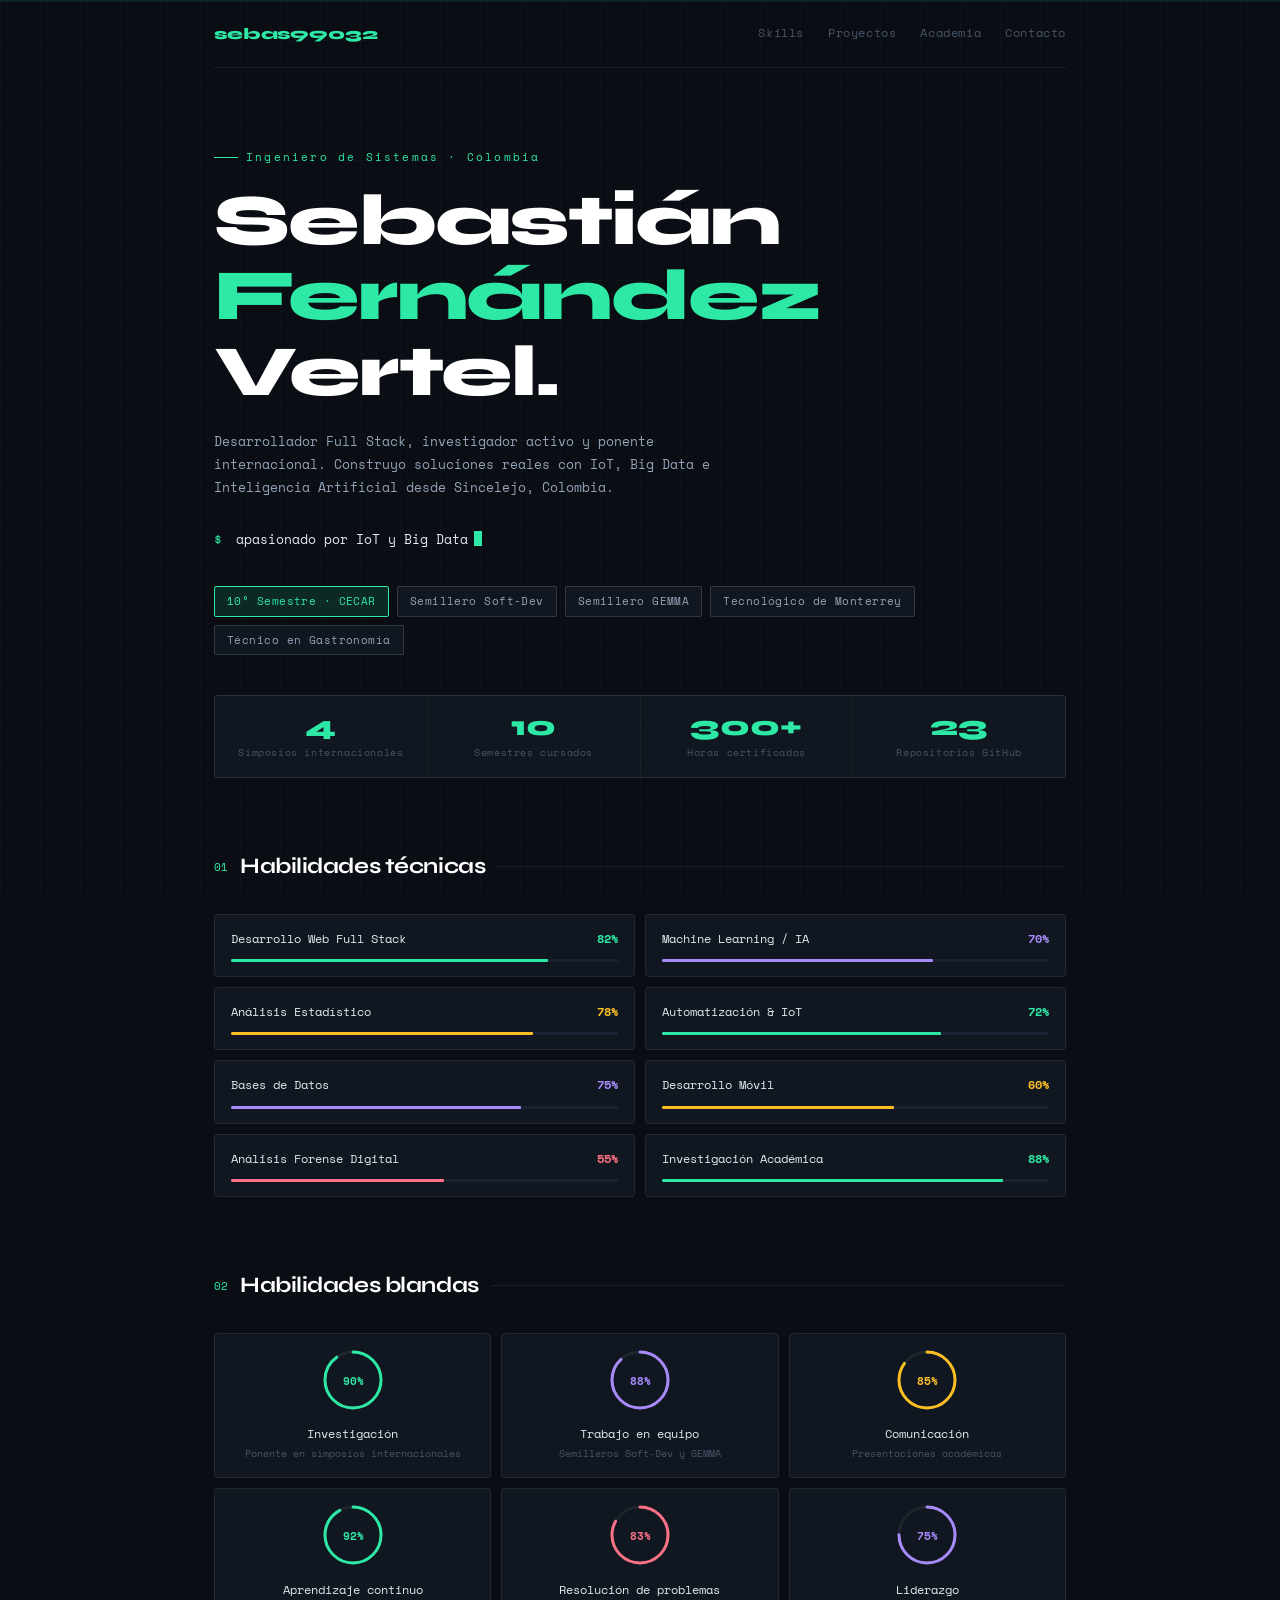
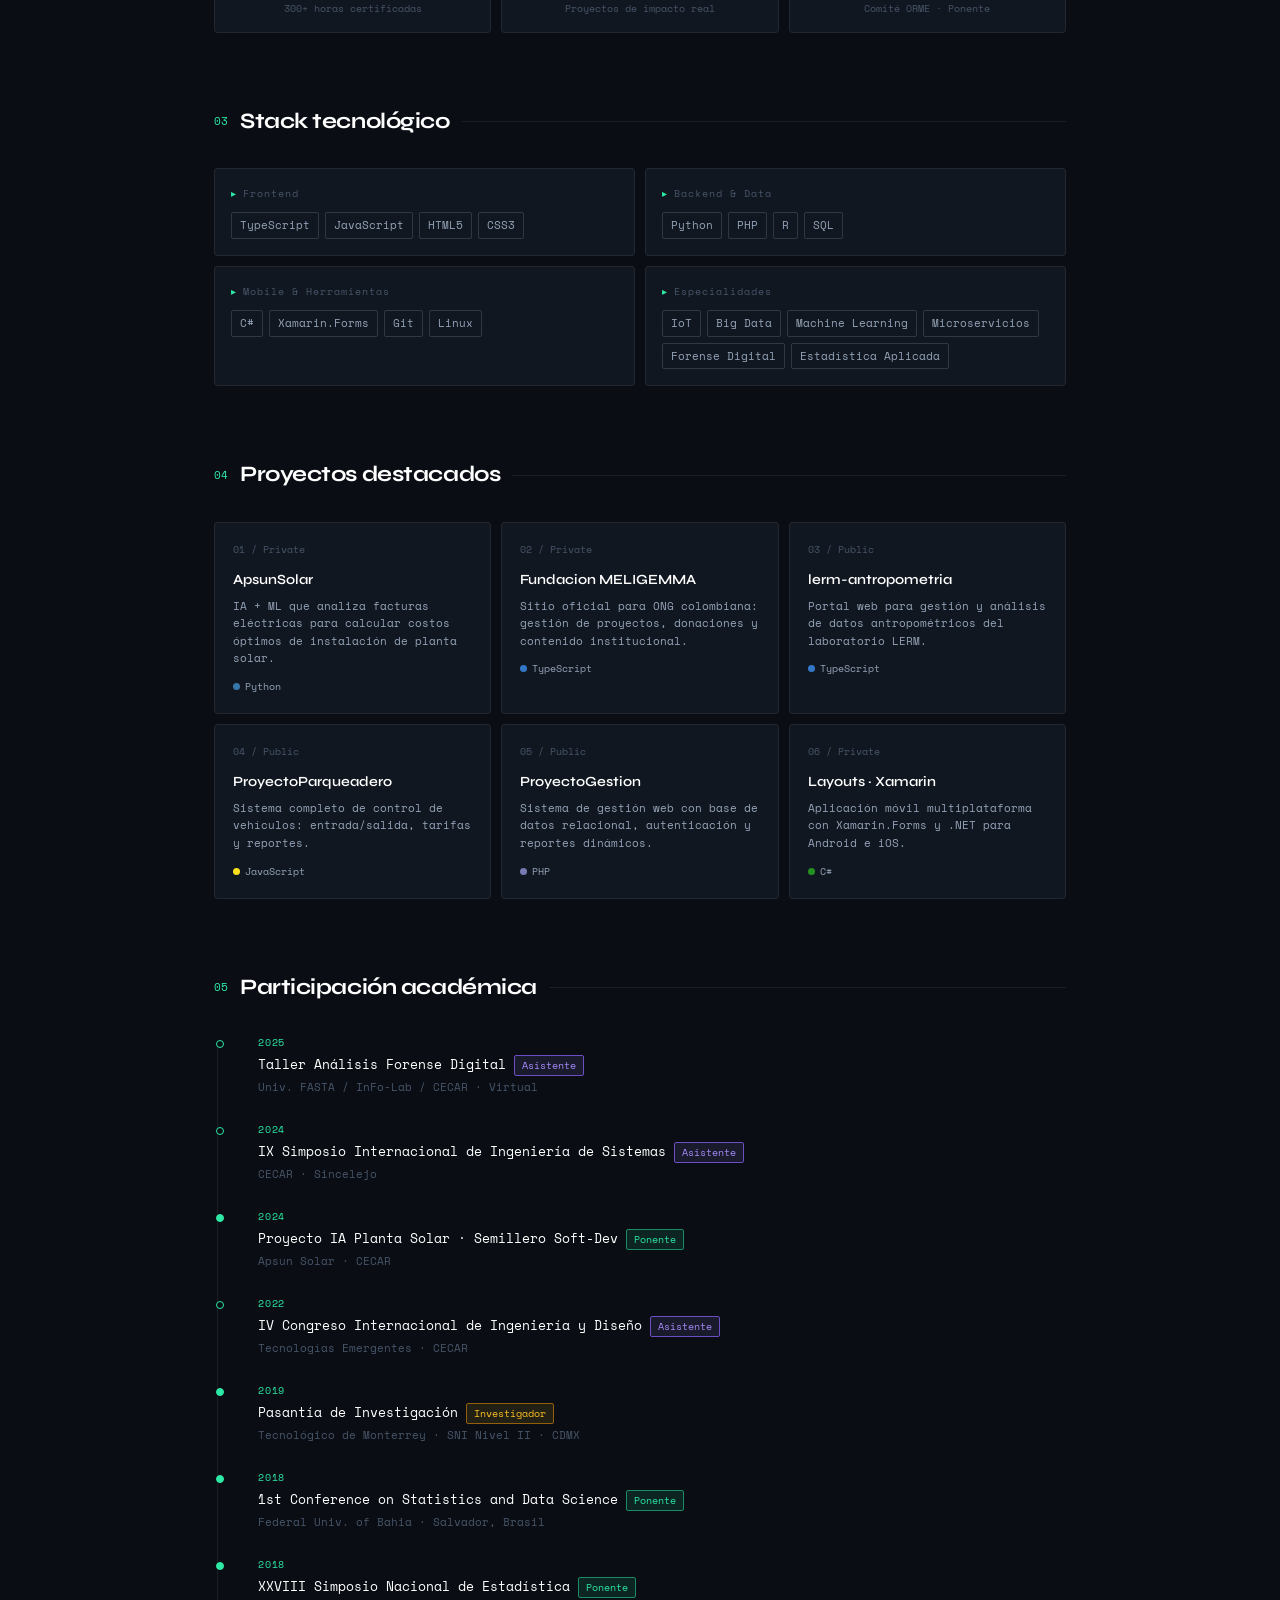
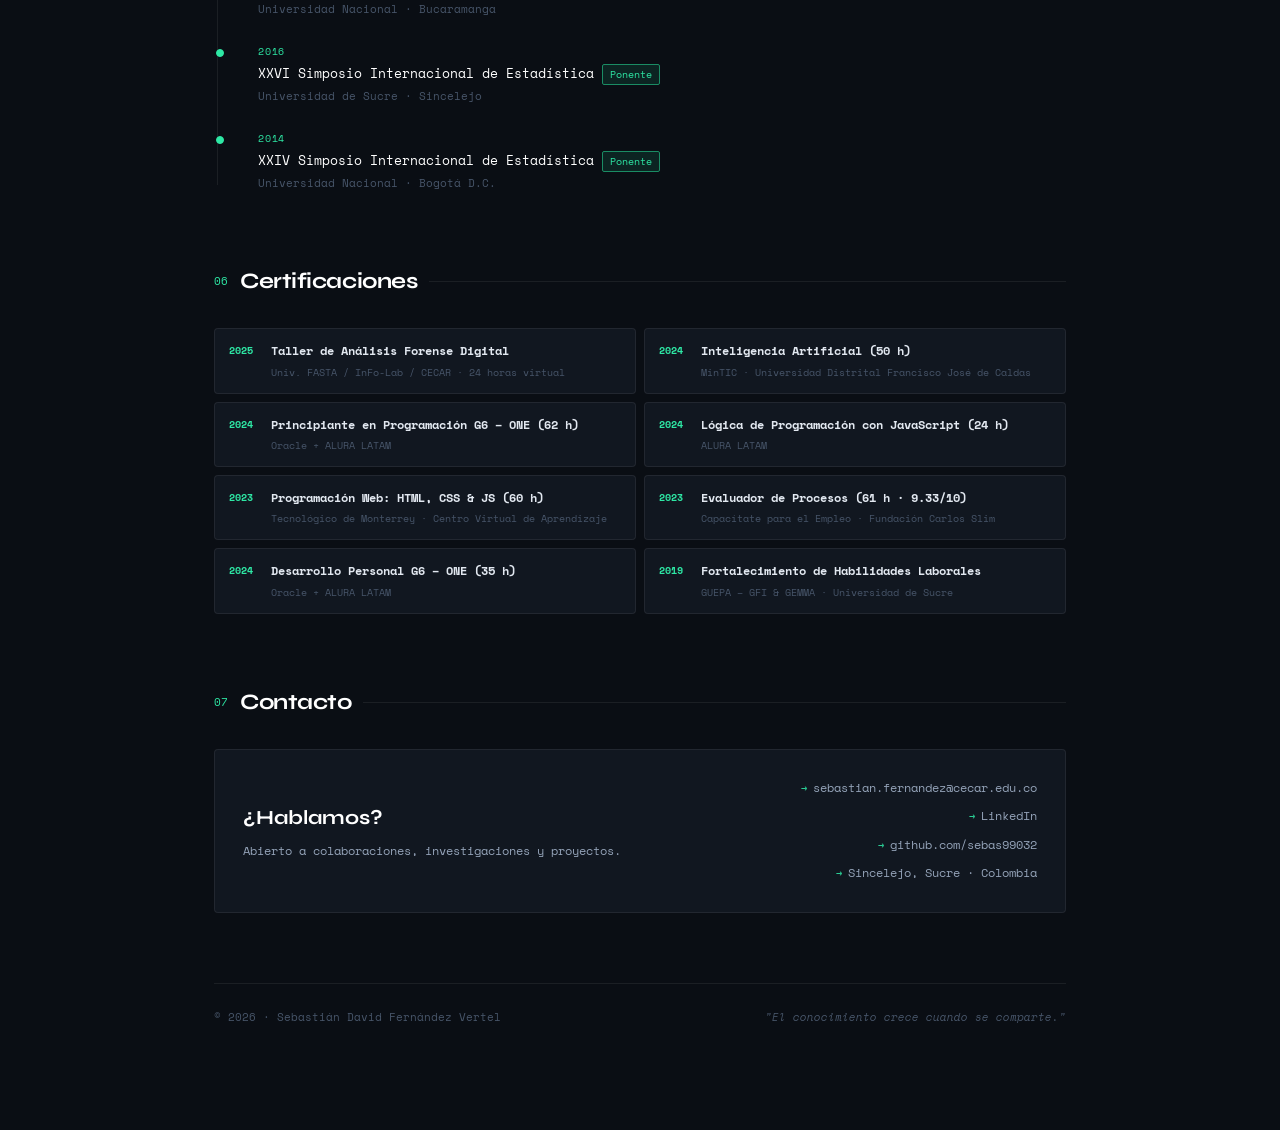
<file: index.html>
<!DOCTYPE html>
<html lang="es">
<head>
<meta charset="UTF-8">
<meta name="viewport" content="width=device-width, initial-scale=1.0">
<title>Sebastián Fernández · Ingeniero de Sistemas</title>
<link rel="preconnect" href="https://fonts.googleapis.com">
<link rel="preconnect" href="https://fonts.gstatic.com" crossorigin>
<link href="https://fonts.googleapis.com/css2?family=Space+Mono:ital,wght@0,400;0,700;1,400&family=Syne:wght@400;600;700;800&display=swap" rel="stylesheet">
<style>
/* ── RESET & BASE ─────────────────────────────────────────── */
*,*::before,*::after{box-sizing:border-box;margin:0;padding:0}
:root{
  --bg:        #0a0e14;
  --bg2:       #111720;
  --bg3:       #1a2130;
  --border:    rgba(255,255,255,.07);
  --border2:   rgba(255,255,255,.14);
  --teal:      #2ee8a5;
  --teal-dim:  #1a8c64;
  --teal-glow: rgba(46,232,165,.12);
  --purple:    #a78bfa;
  --purple-dim:#6d4ec4;
  --amber:     #fbbf24;
  --coral:     #fb7185;
  --text:      #e2e8f0;
  --text2:     #94a3b8;
  --text3:     #475569;
  --font-display: 'Syne', sans-serif;
  --font-mono:    'Space Mono', monospace;
}
html{scroll-behavior:smooth}
body{
  background:var(--bg);
  color:var(--text);
  font-family:var(--font-mono);
  font-size:14px;
  line-height:1.7;
  overflow-x:hidden;
}

/* ── GRID NOISE TEXTURE ───────────────────────────────────── */
body::before{
  content:'';
  position:fixed;inset:0;
  background-image:
    linear-gradient(rgba(46,232,165,.03) 1px, transparent 1px),
    linear-gradient(90deg, rgba(46,232,165,.03) 1px, transparent 1px);
  background-size:40px 40px;
  pointer-events:none;
  z-index:0;
}

/* ── LAYOUT ───────────────────────────────────────────────── */
.page{position:relative;z-index:1;max-width:900px;margin:0 auto;padding:0 24px 80px}

/* ── ANIMATIONS ───────────────────────────────────────────── */
@keyframes fadeUp{from{opacity:0;transform:translateY(24px)}to{opacity:1;transform:translateY(0)}}
@keyframes blink{50%{opacity:0}}
@keyframes scanline{0%{transform:translateY(-100%)}100%{transform:translateY(100vh)}}
@keyframes pulse{0%,100%{opacity:.6}50%{opacity:1}}
@keyframes barFill{from{width:0}to{width:var(--w)}}
@keyframes circleAnim{from{stroke-dashoffset:var(--circ)}to{stroke-dashoffset:var(--offset)}}
@keyframes float{0%,100%{transform:translateY(0)}50%{transform:translateY(-6px)}}
@keyframes glitch{
  0%,100%{clip-path:inset(0 0 100% 0)}
  5%{clip-path:inset(20% 0 60% 0);transform:translate(-2px)}
  10%{clip-path:inset(60% 0 20% 0);transform:translate(2px)}
  15%{clip-path:inset(0 0 100% 0)}
}

.reveal{opacity:0;transform:translateY(28px);transition:opacity .7s ease,transform .7s ease}
.reveal.visible{opacity:1;transform:translateY(0)}

/* ── SCANLINE ─────────────────────────────────────────────── */
.scanline{
  position:fixed;top:0;left:0;right:0;height:2px;
  background:linear-gradient(transparent,rgba(46,232,165,.15),transparent);
  animation:scanline 6s linear infinite;
  pointer-events:none;z-index:100;
}

/* ── NAV ──────────────────────────────────────────────────── */
nav{
  display:flex;justify-content:space-between;align-items:center;
  padding:20px 0;
  border-bottom:1px solid var(--border);
  margin-bottom:60px;
}
.nav-logo{font-family:var(--font-display);font-weight:800;font-size:16px;color:var(--teal);letter-spacing:-.01em}
.nav-links{display:flex;gap:24px}
.nav-links a{
  color:var(--text3);text-decoration:none;font-size:12px;
  transition:color .2s;letter-spacing:.05em;
}
.nav-links a:hover{color:var(--teal)}

/* ── HERO ─────────────────────────────────────────────────── */
.hero{padding:20px 0 70px;animation:fadeUp .8s ease both}
.hero-label{
  font-size:11px;letter-spacing:.2em;color:var(--teal);
  margin-bottom:16px;display:flex;align-items:center;gap:8px;
}
.hero-label::before{
  content:'';display:inline-block;
  width:24px;height:1px;background:var(--teal);
}
.hero h1{
  font-family:var(--font-display);
  font-size:clamp(36px,6vw,72px);
  font-weight:800;
  line-height:1.05;
  letter-spacing:-.03em;
  color:#fff;
  margin-bottom:8px;
}
.hero h1 .hl{color:var(--teal)}
.hero-sub{
  font-size:13px;color:var(--text2);
  margin:20px 0 28px;max-width:540px;line-height:1.8;
}
.typing-wrap{
  display:flex;align-items:center;gap:6px;
  font-size:13px;color:var(--text2);
  margin-bottom:36px;
}
.typing-wrap .prompt{color:var(--teal)}
.typing-wrap #typed{color:var(--text)}
.cursor{
  display:inline-block;width:8px;height:15px;
  background:var(--teal);
  animation:blink .7s step-end infinite;vertical-align:middle;
}

.hero-badges{display:flex;flex-wrap:wrap;gap:8px;margin-bottom:40px}
.badge{
  font-size:11px;padding:5px 12px;border-radius:2px;
  border:1px solid var(--border2);
  color:var(--text2);letter-spacing:.04em;
  background:var(--bg2);
}
.badge.active{border-color:var(--teal);color:var(--teal);background:var(--teal-glow)}

.hero-stats{display:grid;grid-template-columns:repeat(4,1fr);gap:1px;background:var(--border);border:1px solid var(--border);border-radius:4px;overflow:hidden}
.h-stat{background:var(--bg2);padding:16px;text-align:center}
.h-stat .n{font-family:var(--font-display);font-size:28px;font-weight:800;color:var(--teal);line-height:1}
.h-stat .l{font-size:10px;color:var(--text3);margin-top:4px;letter-spacing:.06em}

/* ── SECTION ──────────────────────────────────────────────── */
.section{margin-bottom:70px}
.section-head{
  display:flex;align-items:center;gap:12px;
  margin-bottom:28px;
}
.section-num{font-size:11px;color:var(--teal);font-family:var(--font-mono)}
.section-head h2{
  font-family:var(--font-display);font-size:22px;font-weight:700;
  color:#fff;letter-spacing:-.02em;
}
.section-line{flex:1;height:1px;background:var(--border)}

/* ── SKILLS ───────────────────────────────────────────────── */
.skills-grid{display:grid;grid-template-columns:1fr 1fr;gap:10px}
.skill-item{background:var(--bg2);border:1px solid var(--border);border-radius:4px;padding:14px 16px}
.skill-item:hover{border-color:var(--border2)}
.skill-top{display:flex;justify-content:space-between;margin-bottom:10px}
.skill-name{font-size:12px;color:var(--text)}
.skill-pct{font-size:12px;font-weight:700;color:var(--teal)}
.skill-track{height:3px;background:var(--bg3);border-radius:1px;overflow:hidden}
.skill-bar{
  height:100%;border-radius:1px;
  width:0;
  transition:width 1.6s cubic-bezier(.4,0,.2,1);
}

/* ── SOFT SKILLS ──────────────────────────────────────────── */
.soft-grid{display:grid;grid-template-columns:repeat(3,1fr);gap:10px}
.soft-card{
  background:var(--bg2);border:1px solid var(--border);
  border-radius:4px;padding:16px;text-align:center;
}
.soft-card:hover{border-color:var(--border2)}
.soft-card svg{overflow:visible;margin-bottom:8px}
.soft-card .sname{font-size:12px;color:var(--text);margin-bottom:2px}
.soft-card .sdesc{font-size:10px;color:var(--text3);line-height:1.4}

/* ── TECH STACK ───────────────────────────────────────────── */
.tech-cats{display:grid;grid-template-columns:repeat(2,1fr);gap:10px}
.tech-cat{background:var(--bg2);border:1px solid var(--border);border-radius:4px;padding:16px}
.tech-cat-label{
  font-size:10px;letter-spacing:.1em;color:var(--text3);
  margin-bottom:10px;display:flex;align-items:center;gap:6px;
}
.tech-cat-label::before{content:'▸';color:var(--teal)}
.tech-tags{display:flex;flex-wrap:wrap;gap:6px}
.tech-tag{
  font-size:11px;padding:3px 8px;
  border:1px solid var(--border2);border-radius:2px;color:var(--text2);
}

/* ── PROJECTS ─────────────────────────────────────────────── */
.projects-list{display:grid;grid-template-columns:repeat(3,1fr);gap:10px}
.proj-card{
  background:var(--bg2);border:1px solid var(--border);
  border-radius:4px;padding:18px;
  position:relative;overflow:hidden;
  transition:border-color .2s,transform .2s;
}
.proj-card::before{
  content:'';position:absolute;top:0;left:0;right:0;height:2px;
  background:var(--accent,var(--teal));
  transform:scaleX(0);transform-origin:left;
  transition:transform .3s ease;
}
.proj-card:hover::before{transform:scaleX(1)}
.proj-card:hover{border-color:var(--border2);transform:translateY(-2px)}
.proj-num{font-size:10px;color:var(--text3);margin-bottom:10px}
.proj-card h3{font-family:var(--font-display);font-size:14px;font-weight:600;color:#fff;margin-bottom:6px}
.proj-card p{font-size:11px;color:var(--text2);line-height:1.6;margin-bottom:10px}
.proj-lang{font-size:10px;display:flex;align-items:center;gap:5px}
.lang-dot{width:7px;height:7px;border-radius:50%}

/* ── TIMELINE ─────────────────────────────────────────────── */
.tl{position:relative;padding-left:20px}
.tl::before{
  content:'';position:absolute;left:3px;top:8px;bottom:8px;
  width:1px;background:var(--border);
}
.tl-item{
  position:relative;padding:0 0 24px 24px;
}
.tl-item:last-child{padding-bottom:0}
.tl-dot{
  position:absolute;left:-18px;top:6px;
  width:8px;height:8px;border-radius:50%;
  border:1px solid var(--teal);background:var(--bg);
}
.tl-dot.active{background:var(--teal)}
.tl-year{font-size:10px;color:var(--teal);letter-spacing:.08em;margin-bottom:2px}
.tl-title{font-size:13px;color:#fff;margin-bottom:2px}
.tl-sub{font-size:11px;color:var(--text3)}
.tl-role{
  display:inline-block;font-size:10px;
  padding:1px 7px;border-radius:2px;
  margin-left:8px;vertical-align:middle;
}
.role-p{background:rgba(46,232,165,.1);color:var(--teal);border:1px solid var(--teal-dim)}
.role-a{background:rgba(167,139,250,.1);color:var(--purple);border:1px solid var(--purple-dim)}
.role-i{background:rgba(251,191,36,.1);color:var(--amber);border:1px solid #92600a}

/* ── CERTS ────────────────────────────────────────────────── */
.certs-list{display:grid;grid-template-columns:1fr 1fr;gap:8px}
.cert-item{
  background:var(--bg2);border:1px solid var(--border);
  border-radius:4px;padding:12px 14px;
  display:flex;align-items:flex-start;gap:10px;
}
.cert-year{
  font-size:10px;color:var(--teal);font-weight:700;
  min-width:32px;padding-top:1px;
}
.cert-info h4{font-size:12px;color:var(--text);margin-bottom:2px}
.cert-info p{font-size:10px;color:var(--text3)}

/* ── CONTACT ──────────────────────────────────────────────── */
.contact-box{
  background:var(--bg2);border:1px solid var(--border);
  border-radius:4px;padding:28px;
  display:flex;justify-content:space-between;align-items:center;
  flex-wrap:wrap;gap:20px;
}
.contact-left h3{
  font-family:var(--font-display);font-size:20px;font-weight:700;
  color:#fff;margin-bottom:6px;
}
.contact-left p{font-size:12px;color:var(--text2)}
.contact-links{display:flex;flex-direction:column;gap:8px;align-items:flex-end}
.contact-link{
  font-size:12px;color:var(--text2);text-decoration:none;
  display:flex;align-items:center;gap:6px;
  transition:color .2s;
}
.contact-link:hover{color:var(--teal)}
.contact-link::before{content:'→';font-size:10px;color:var(--teal)}

/* ── FOOTER ───────────────────────────────────────────────── */
footer{
  border-top:1px solid var(--border);
  padding:24px 0;
  display:flex;justify-content:space-between;align-items:center;
  font-size:11px;color:var(--text3);
}
.footer-quote{font-style:italic}

/* ── SCROLLBAR ────────────────────────────────────────────── */
::-webkit-scrollbar{width:4px}
::-webkit-scrollbar-track{background:var(--bg)}
::-webkit-scrollbar-thumb{background:var(--teal-dim);border-radius:2px}

/* ── RESPONSIVE ───────────────────────────────────────────── */
@media(max-width:640px){
  .skills-grid,.tech-cats,.soft-grid,.projects-list,.certs-list{grid-template-columns:1fr}
  .hero-stats{grid-template-columns:repeat(2,1fr)}
  .contact-box{flex-direction:column}
  .contact-links{align-items:flex-start}
  nav{flex-direction:column;gap:12px;text-align:center}
}
</style>
</head>
<body>

<div class="scanline"></div>

<div class="page">

  <!-- NAV -->
  <nav class="reveal">
    <div class="nav-logo">sebas99032</div>
    <div class="nav-links">
      <a href="#skills">Skills</a>
      <a href="#proyectos">Proyectos</a>
      <a href="#academia">Academia</a>
      <a href="#contacto">Contacto</a>
    </div>
  </nav>

  <!-- HERO -->
  <section class="hero">
    <div class="hero-label">Ingeniero de Sistemas · Colombia</div>
    <h1>Sebastián<br><span class="hl">Fernández</span><br>Vertel.</h1>
    <p class="hero-sub">
      Desarrollador Full Stack, investigador activo y ponente internacional.
      Construyo soluciones reales con IoT, Big Data e Inteligencia Artificial
      desde Sincelejo, Colombia.
    </p>
    <div class="typing-wrap">
      <span class="prompt">$&nbsp;</span>
      <span id="typed"></span>
      <span class="cursor"></span>
    </div>
    <div class="hero-badges">
      <span class="badge active">10° Semestre · CECAR</span>
      <span class="badge">Semillero Soft-Dev</span>
      <span class="badge">Semillero GEMMA</span>
      <span class="badge">Tecnológico de Monterrey</span>
      <span class="badge">Técnico en Gastronomía</span>
    </div>
    <div class="hero-stats">
      <div class="h-stat"><div class="n" data-count="4">0</div><div class="l">Simposios internacionales</div></div>
      <div class="h-stat"><div class="n" data-count="10">0</div><div class="l">Semestres cursados</div></div>
      <div class="h-stat"><div class="n" data-count="300" data-plus="true">0</div><div class="l">Horas certificadas</div></div>
      <div class="h-stat"><div class="n" data-count="23">0</div><div class="l">Repositorios GitHub</div></div>
    </div>
  </section>

  <!-- SKILLS TÉCNICAS -->
  <section class="section reveal" id="skills">
    <div class="section-head">
      <span class="section-num">01</span>
      <h2>Habilidades técnicas</h2>
      <div class="section-line"></div>
    </div>
    <div class="skills-grid" id="skills-grid"></div>
  </section>

  <!-- HABILIDADES BLANDAS -->
  <section class="section reveal">
    <div class="section-head">
      <span class="section-num">02</span>
      <h2>Habilidades blandas</h2>
      <div class="section-line"></div>
    </div>
    <div class="soft-grid" id="soft-grid"></div>
  </section>

  <!-- STACK -->
  <section class="section reveal">
    <div class="section-head">
      <span class="section-num">03</span>
      <h2>Stack tecnológico</h2>
      <div class="section-line"></div>
    </div>
    <div class="tech-cats">
      <div class="tech-cat">
        <div class="tech-cat-label">Frontend</div>
        <div class="tech-tags">
          <span class="tech-tag">TypeScript</span><span class="tech-tag">JavaScript</span>
          <span class="tech-tag">HTML5</span><span class="tech-tag">CSS3</span>
        </div>
      </div>
      <div class="tech-cat">
        <div class="tech-cat-label">Backend &amp; Data</div>
        <div class="tech-tags">
          <span class="tech-tag">Python</span><span class="tech-tag">PHP</span>
          <span class="tech-tag">R</span><span class="tech-tag">SQL</span>
        </div>
      </div>
      <div class="tech-cat">
        <div class="tech-cat-label">Mobile &amp; Herramientas</div>
        <div class="tech-tags">
          <span class="tech-tag">C#</span><span class="tech-tag">Xamarin.Forms</span>
          <span class="tech-tag">Git</span><span class="tech-tag">Linux</span>
        </div>
      </div>
      <div class="tech-cat">
        <div class="tech-cat-label">Especialidades</div>
        <div class="tech-tags">
          <span class="tech-tag">IoT</span><span class="tech-tag">Big Data</span>
          <span class="tech-tag">Machine Learning</span><span class="tech-tag">Microservicios</span>
          <span class="tech-tag">Forense Digital</span><span class="tech-tag">Estadística Aplicada</span>
        </div>
      </div>
    </div>
  </section>

  <!-- PROYECTOS -->
  <section class="section reveal" id="proyectos">
    <div class="section-head">
      <span class="section-num">04</span>
      <h2>Proyectos destacados</h2>
      <div class="section-line"></div>
    </div>
    <div class="projects-list">
      <div class="proj-card" style="--accent:#2ee8a5">
        <div class="proj-num">01 / Private</div>
        <h3>ApsunSolar</h3>
        <p>IA + ML que analiza facturas eléctricas para calcular costos óptimos de instalación de planta solar.</p>
        <div class="proj-lang"><div class="lang-dot" style="background:#3776AB"></div><span style="color:#94a3b8">Python</span></div>
      </div>
      <div class="proj-card" style="--accent:#a78bfa">
        <div class="proj-num">02 / Private</div>
        <h3>Fundacion MELIGEMMA</h3>
        <p>Sitio oficial para ONG colombiana: gestión de proyectos, donaciones y contenido institucional.</p>
        <div class="proj-lang"><div class="lang-dot" style="background:#3178C6"></div><span style="color:#94a3b8">TypeScript</span></div>
      </div>
      <div class="proj-card" style="--accent:#fbbf24">
        <div class="proj-num">03 / Public</div>
        <h3>lerm-antropometria</h3>
        <p>Portal web para gestión y análisis de datos antropométricos del laboratorio LERM.</p>
        <div class="proj-lang"><div class="lang-dot" style="background:#3178C6"></div><span style="color:#94a3b8">TypeScript</span></div>
      </div>
      <div class="proj-card" style="--accent:#fb7185">
        <div class="proj-num">04 / Public</div>
        <h3>ProyectoParqueadero</h3>
        <p>Sistema completo de control de vehículos: entrada/salida, tarifas y reportes.</p>
        <div class="proj-lang"><div class="lang-dot" style="background:#F7DF1E"></div><span style="color:#94a3b8">JavaScript</span></div>
      </div>
      <div class="proj-card" style="--accent:#2ee8a5">
        <div class="proj-num">05 / Public</div>
        <h3>ProyectoGestion</h3>
        <p>Sistema de gestión web con base de datos relacional, autenticación y reportes dinámicos.</p>
        <div class="proj-lang"><div class="lang-dot" style="background:#777BB4"></div><span style="color:#94a3b8">PHP</span></div>
      </div>
      <div class="proj-card" style="--accent:#a78bfa">
        <div class="proj-num">06 / Private</div>
        <h3>Layouts · Xamarin</h3>
        <p>Aplicación móvil multiplataforma con Xamarin.Forms y .NET para Android e iOS.</p>
        <div class="proj-lang"><div class="lang-dot" style="background:#239120"></div><span style="color:#94a3b8">C#</span></div>
      </div>
    </div>
  </section>

  <!-- ACADEMIA -->
  <section class="section reveal" id="academia">
    <div class="section-head">
      <span class="section-num">05</span>
      <h2>Participación académica</h2>
      <div class="section-line"></div>
    </div>
    <div class="tl" id="timeline"></div>
  </section>

  <!-- CERTIFICACIONES -->
  <section class="section reveal">
    <div class="section-head">
      <span class="section-num">06</span>
      <h2>Certificaciones</h2>
      <div class="section-line"></div>
    </div>
    <div class="certs-list">
      <div class="cert-item"><div class="cert-year">2025</div><div class="cert-info"><h4>Taller de Análisis Forense Digital</h4><p>Univ. FASTA / InFo-Lab / CECAR · 24 horas virtual</p></div></div>
      <div class="cert-item"><div class="cert-year">2024</div><div class="cert-info"><h4>Inteligencia Artificial (50 h)</h4><p>MinTIC · Universidad Distrital Francisco José de Caldas</p></div></div>
      <div class="cert-item"><div class="cert-year">2024</div><div class="cert-info"><h4>Principiante en Programación G6 – ONE (62 h)</h4><p>Oracle + ALURA LATAM</p></div></div>
      <div class="cert-item"><div class="cert-year">2024</div><div class="cert-info"><h4>Lógica de Programación con JavaScript (24 h)</h4><p>ALURA LATAM</p></div></div>
      <div class="cert-item"><div class="cert-year">2023</div><div class="cert-info"><h4>Programación Web: HTML, CSS &amp; JS (60 h)</h4><p>Tecnológico de Monterrey · Centro Virtual de Aprendizaje</p></div></div>
      <div class="cert-item"><div class="cert-year">2023</div><div class="cert-info"><h4>Evaluador de Procesos (61 h · 9.33/10)</h4><p>Capacítate para el Empleo · Fundación Carlos Slim</p></div></div>
      <div class="cert-item"><div class="cert-year">2024</div><div class="cert-info"><h4>Desarrollo Personal G6 – ONE (35 h)</h4><p>Oracle + ALURA LATAM</p></div></div>
      <div class="cert-item"><div class="cert-year">2019</div><div class="cert-info"><h4>Fortalecimiento de Habilidades Laborales</h4><p>GUEPA – GFI &amp; GEMMA · Universidad de Sucre</p></div></div>
    </div>
  </section>

  <!-- CONTACTO -->
  <section class="section reveal" id="contacto">
    <div class="section-head">
      <span class="section-num">07</span>
      <h2>Contacto</h2>
      <div class="section-line"></div>
    </div>
    <div class="contact-box">
      <div class="contact-left">
        <h3>¿Hablamos?</h3>
        <p>Abierto a colaboraciones, investigaciones y proyectos.</p>
      </div>
      <div class="contact-links">
        <a class="contact-link" href="mailto:sebastian.fernandez@cecar.edu.co">sebastian.fernandez@cecar.edu.co</a>
        <a class="contact-link" href="https://linkedin.com/in/sebastian-david-fernandezvertel-652017258/" target="_blank">LinkedIn</a>
        <a class="contact-link" href="https://github.com/sebas99032" target="_blank">github.com/sebas99032</a>
        <a class="contact-link" href="#">Sincelejo, Sucre · Colombia</a>
      </div>
    </div>
  </section>

  <footer>
    <span>© 2026 · Sebastián David Fernández Vertel</span>
    <span class="footer-quote">"El conocimiento crece cuando se comparte."</span>
  </footer>

</div>

<script>
/* ── DATA ──────────────────────────────────────────────────── */
const skills = [
  { name: 'Desarrollo Web Full Stack', pct: 82, color: '#2ee8a5' },
  { name: 'Machine Learning / IA',     pct: 70, color: '#a78bfa' },
  { name: 'Análisis Estadístico',      pct: 78, color: '#fbbf24' },
  { name: 'Automatización & IoT',      pct: 72, color: '#2ee8a5' },
  { name: 'Bases de Datos',            pct: 75, color: '#a78bfa' },
  { name: 'Desarrollo Móvil',          pct: 60, color: '#fbbf24' },
  { name: 'Análisis Forense Digital',  pct: 55, color: '#fb7185' },
  { name: 'Investigación Académica',   pct: 88, color: '#2ee8a5' },
];

const softSkills = [
  { name: 'Investigación',        pct: 90, color: '#2ee8a5', desc: 'Ponente en simposios internacionales' },
  { name: 'Trabajo en equipo',    pct: 88, color: '#a78bfa', desc: 'Semilleros Soft-Dev y GEMMA' },
  { name: 'Comunicación',         pct: 85, color: '#fbbf24', desc: 'Presentaciones académicas' },
  { name: 'Aprendizaje continuo', pct: 92, color: '#2ee8a5', desc: '300+ horas certificadas' },
  { name: 'Resolución de problemas', pct: 83, color: '#fb7185', desc: 'Proyectos de impacto real' },
  { name: 'Liderazgo',            pct: 75, color: '#a78bfa', desc: 'Comité ORME · Ponente' },
];

const timeline = [
  { year: '2025', title: 'Taller Análisis Forense Digital', sub: 'Univ. FASTA / InFo-Lab / CECAR · Virtual', role: 'a' },
  { year: '2024', title: 'IX Simposio Internacional de Ingeniería de Sistemas', sub: 'CECAR · Sincelejo', role: 'a' },
  { year: '2024', title: 'Proyecto IA Planta Solar · Semillero Soft-Dev', sub: 'Apsun Solar · CECAR', role: 'p' },
  { year: '2022', title: 'IV Congreso Internacional de Ingeniería y Diseño', sub: 'Tecnologías Emergentes · CECAR', role: 'a' },
  { year: '2019', title: 'Pasantía de Investigación', sub: 'Tecnológico de Monterrey · SNI Nivel II · CDMX', role: 'i' },
  { year: '2018', title: '1st Conference on Statistics and Data Science', sub: 'Federal Univ. of Bahia · Salvador, Brasil', role: 'p' },
  { year: '2018', title: 'XXVIII Simposio Nacional de Estadística', sub: 'Universidad Nacional · Bucaramanga', role: 'p' },
  { year: '2016', title: 'XXVI Simposio Internacional de Estadística', sub: 'Universidad de Sucre · Sincelejo', role: 'p' },
  { year: '2014', title: 'XXIV Simposio Internacional de Estadística', sub: 'Universidad Nacional · Bogotá D.C.', role: 'p' },
];

/* ── BUILD SKILLS ──────────────────────────────────────────── */
const sg = document.getElementById('skills-grid');
skills.forEach(s => {
  sg.innerHTML += `<div class="skill-item">
    <div class="skill-top">
      <span class="skill-name">${s.name}</span>
      <span class="skill-pct" style="color:${s.color}">${s.pct}%</span>
    </div>
    <div class="skill-track">
      <div class="skill-bar" data-pct="${s.pct}" style="background:${s.color}"></div>
    </div>
  </div>`;
});

/* ── BUILD SOFT SKILLS ─────────────────────────────────────── */
const softG = document.getElementById('soft-grid');
softSkills.forEach(s => {
  const R = 28, cx = 30, cy = 30;
  const circ = 2 * Math.PI * R;
  const filled = circ * (s.pct / 100);
  const offset = circ - filled;
  softG.innerHTML += `<div class="soft-card">
    <svg width="60" height="60" viewBox="0 0 60 60">
      <circle cx="${cx}" cy="${cy}" r="${R}" fill="none" stroke="rgba(255,255,255,.06)" stroke-width="3"/>
      <circle cx="${cx}" cy="${cy}" r="${R}" fill="none" stroke="${s.color}" stroke-width="3"
        stroke-dasharray="${circ}" stroke-dashoffset="${circ}"
        stroke-linecap="round"
        transform="rotate(-90 ${cx} ${cy})"
        class="soft-arc" data-offset="${offset}" data-circ="${circ}"
        style="transition:stroke-dashoffset 1.6s cubic-bezier(.4,0,.2,1)"/>
      <text x="${cx}" y="${cy+5}" text-anchor="middle"
        font-family="'Space Mono',monospace" font-size="11" font-weight="700" fill="${s.color}">${s.pct}%</text>
    </svg>
    <div class="sname">${s.name}</div>
    <div class="sdesc">${s.desc}</div>
  </div>`;
});

/* ── BUILD TIMELINE ────────────────────────────────────────── */
const tl = document.getElementById('timeline');
timeline.forEach((t, i) => {
  const isLast = i === timeline.length - 1;
  const roleLabel = t.role === 'p' ? 'Ponente' : t.role === 'i' ? 'Investigador' : 'Asistente';
  const roleClass = t.role === 'p' ? 'role-p' : t.role === 'i' ? 'role-i' : 'role-a';
  const dotActive = (t.role === 'p' || t.role === 'i') ? 'active' : '';
  tl.innerHTML += `<div class="tl-item">
    <div class="tl-dot ${dotActive}"></div>
    <div class="tl-year">${t.year}</div>
    <div class="tl-title">${t.title}<span class="tl-role ${roleClass}">${roleLabel}</span></div>
    <div class="tl-sub">${t.sub}</div>
  </div>`;
});

/* ── TYPING EFFECT ─────────────────────────────────────────── */
const phrases = [
  'apasionado por IoT y Big Data',
  'investigador en semilleros Soft-Dev y GEMMA',
  'desarrollador de soluciones reales',
  'ponente en conferencias internacionales',
  'construyendo desde Sincelejo para el mundo',
];
let pi = 0, ci = 0, deleting = false;
const typed = document.getElementById('typed');
function typeLoop() {
  const p = phrases[pi];
  if (!deleting) {
    typed.textContent = p.slice(0, ci + 1); ci++;
    if (ci === p.length) { deleting = true; setTimeout(typeLoop, 2000); return; }
  } else {
    typed.textContent = p.slice(0, ci - 1); ci--;
    if (ci === 0) { deleting = false; pi = (pi + 1) % phrases.length; }
  }
  setTimeout(typeLoop, deleting ? 30 : 65);
}
typeLoop();

/* ── COUNT UP ──────────────────────────────────────────────── */
function countUp(el, target, plus, dur) {
  let start = null;
  (function step(ts) {
    if (!start) start = ts;
    const prog = Math.min((ts - start) / dur, 1);
    el.textContent = Math.round(prog * target) + (plus ? '+' : '');
    if (prog < 1) requestAnimationFrame(step);
  })(performance.now());
}

/* ── INTERSECTION OBSERVER ─────────────────────────────────── */
let barsAnimated = false;
let countersAnimated = false;

const obs = new IntersectionObserver(entries => {
  entries.forEach(e => {
    if (!e.isIntersecting) return;
    const el = e.target;

    if (el.classList.contains('reveal')) {
      el.classList.add('visible');
    }
    if (el.id === 'skills-grid' && !barsAnimated) {
      barsAnimated = true;
      document.querySelectorAll('.skill-bar').forEach(b => {
        b.style.width = b.dataset.pct + '%';
      });
      document.querySelectorAll('.soft-arc').forEach(a => {
        a.style.strokeDashoffset = a.dataset.offset;
      });
    }
    if (el.classList.contains('hero') && !countersAnimated) {
      countersAnimated = true;
      document.querySelectorAll('[data-count]').forEach(n => {
        countUp(n, +n.dataset.count, n.dataset.plus === 'true', 1400);
      });
    }
  });
}, { threshold: 0.15 });

document.querySelectorAll('.reveal, #skills-grid, .hero').forEach(el => obs.observe(el));
</script>
</body>
</html>
</file>
